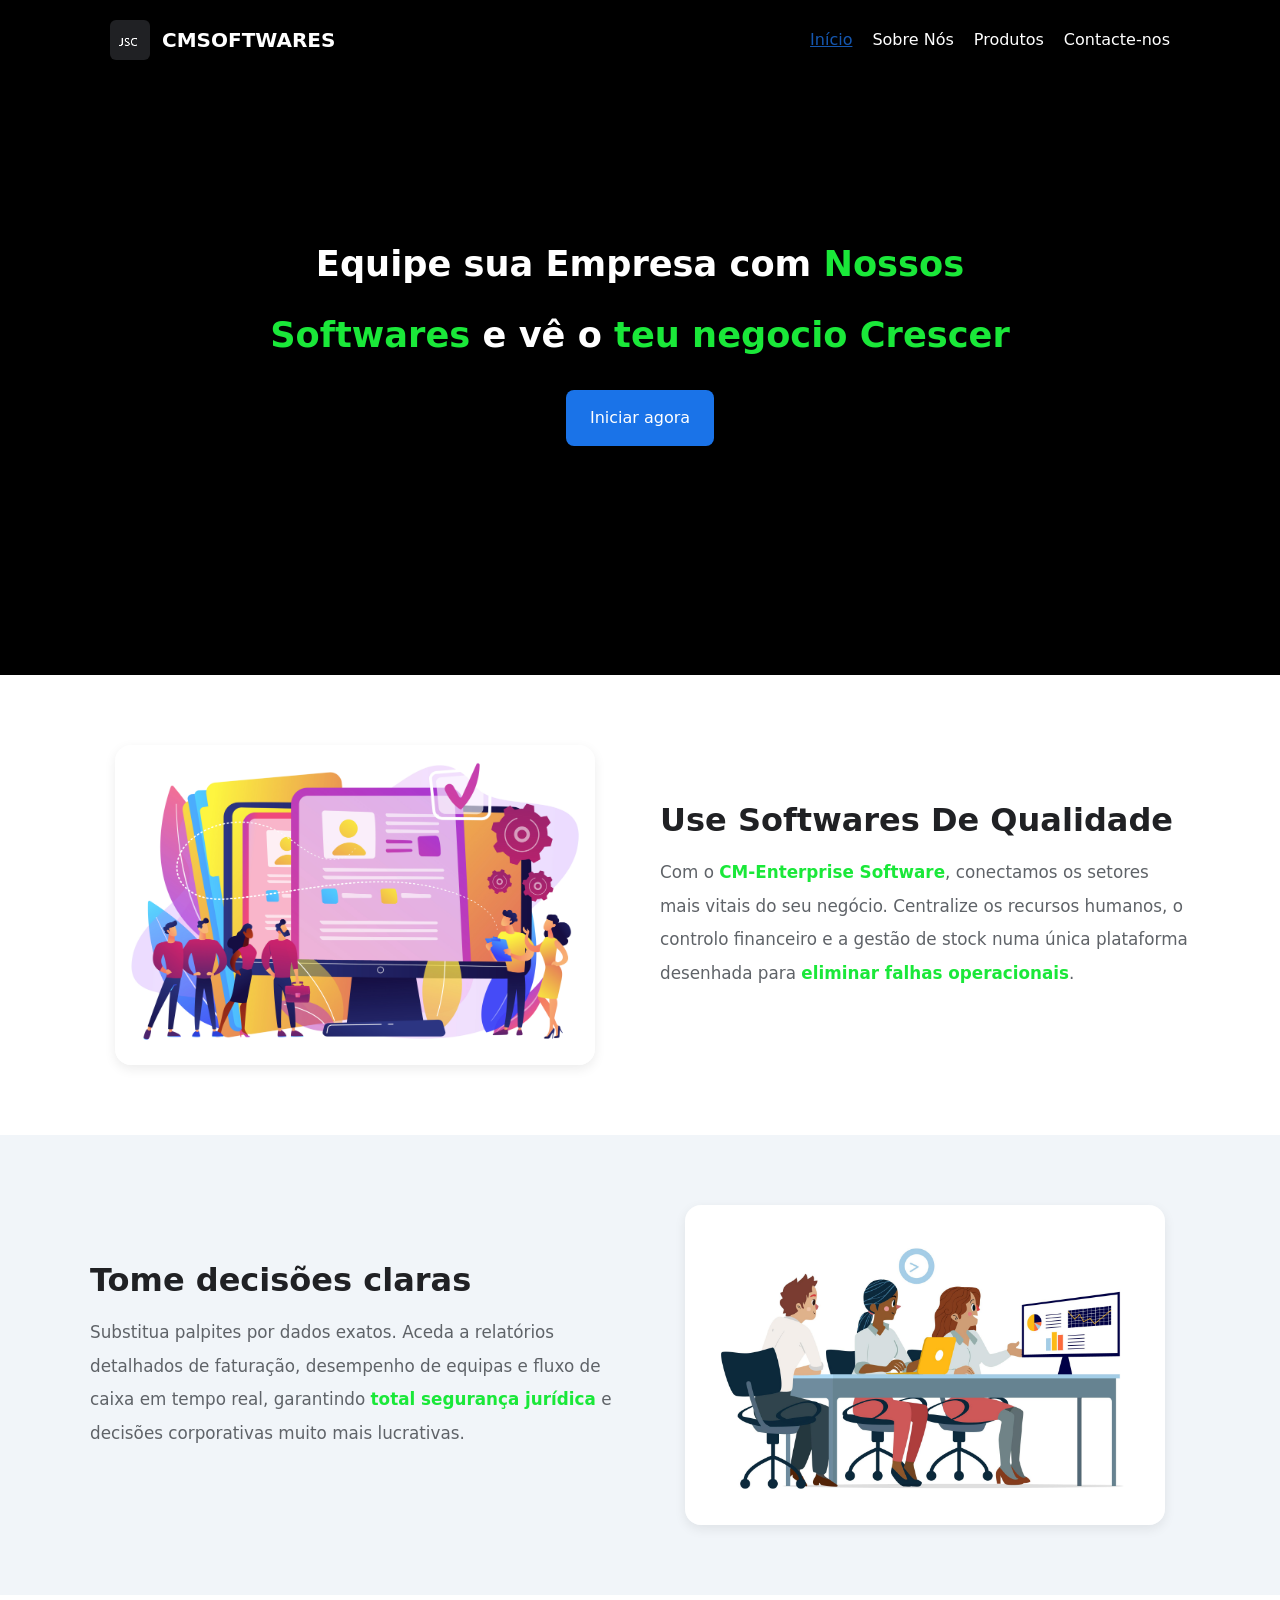
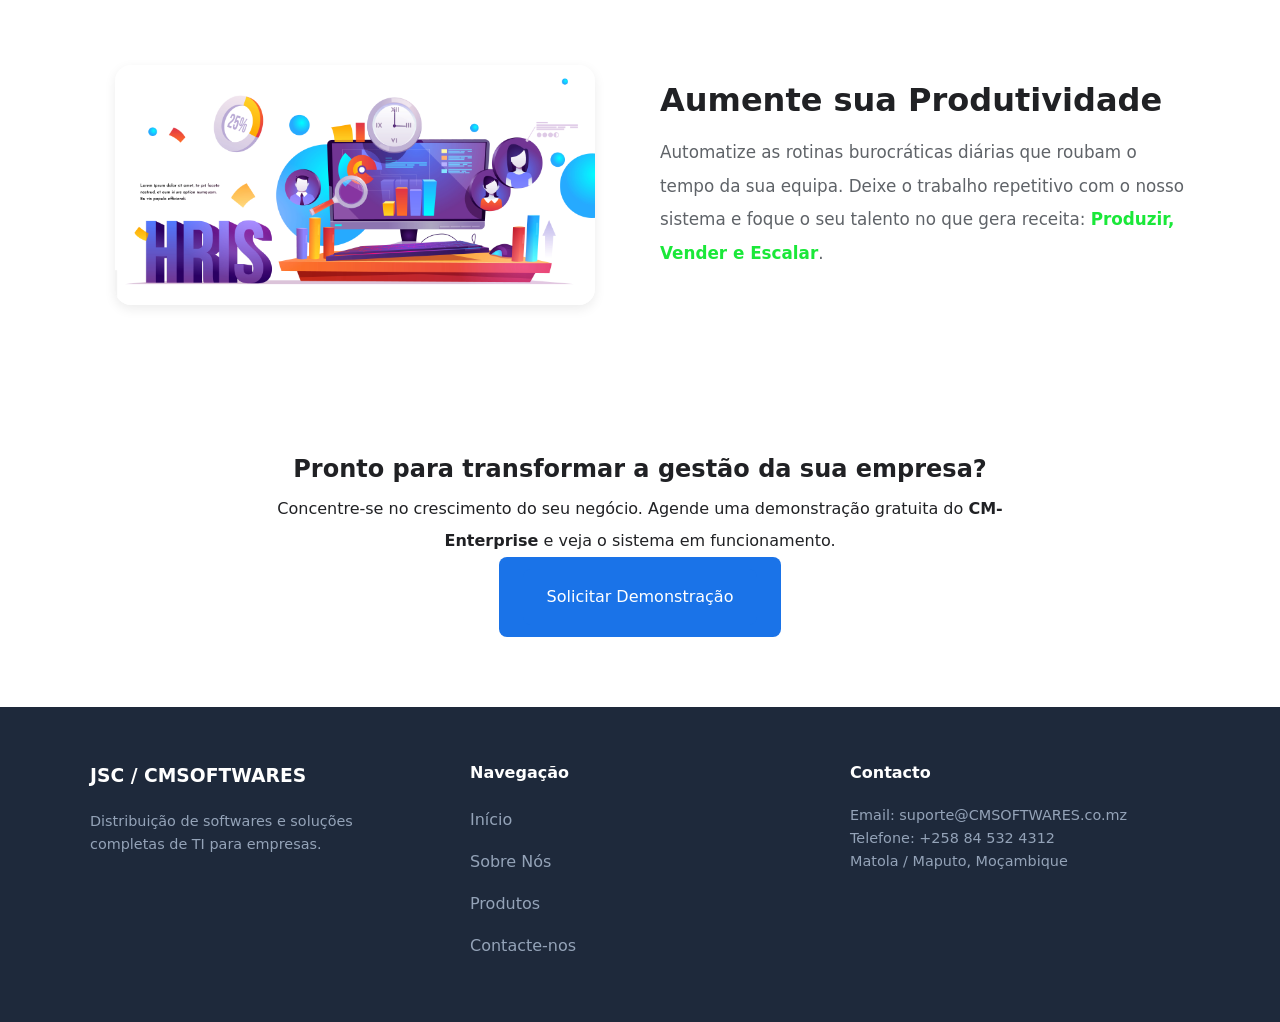
<file: index.html>
<!DOCTYPE html>
<html lang="pt">
<head>
    <meta charset="UTF-8">
    <meta name="viewport" content="width=device-width, initial-scale=1.0">
    <title>CMSOFTWARES - Softwares de Gestão </title>
    <link rel="stylesheet" href="estilos/estilos.css">
</head>
<body>
    <header class="conteudo-principal">
        <video id="imagem_fundo" autoplay muted loop playsinline aria-hidden="true">
            <source src="media/video/6999824_Motion_Graphics_Animation_1280x720.mp4" type="video/mp4">
        </video>
        <div class="hero-overlay"></div>

        <div class="navegacao navegacao-index">
            <a href="index.html" class="marca-area">
                <img src="media/imagens/logo.png" alt="Logótipo CMSOFTWARES">
                <span class="nome-marca" style="color: #ffffff;">CMSOFTWARES</span>
            </a>
            <nav class="nav-links" aria-label="Navegação Principal">
                <a href="index.html" class="active">Início</a>
                <a href="sobre_nos.html">Sobre Nós</a>
                <a href="servicos.html">Produtos</a>
                <a href="contacto.html">Contacte-nos</a>
            </nav>
        </div>

        <div class="boas-vindas">
            <h1> Equipe sua Empresa com <b class="destaque-textual">Nossos Softwares</b> e vê o 
                  <b class="destaque-textual"> teu negocio Crescer</b></h1>
            <a href="servicos.html" class="btn-primario">Iniciar agora</a>
        </div>
    </header>

    <main>
        <section class="seccao-bloco">
            <div class="container-flex reverso">
                <div class="texto-conteudo">
                    <h2>Use Softwares De Qualidade</h2>
                    <p>Com o <b class="destaque-textual">CM-Enterprise Software</b>, conectamos os setores mais vitais do seu negócio. Centralize os recursos humanos, o controlo financeiro e a gestão de stock numa única plataforma desenhada para <b class="destaque-textual">eliminar falhas operacionais</b>.</p>
                </div>
                <div class="imagem-conteudo">
                    <img src="media/imagens/software.jpg" alt="Interface do software de gestão STAFF ERP" class="imagem-arredondada">
                </div>
            </div>
        </section>

        <section class="seccao-bloco seccao-alternativa">
            <div class="container-flex">
                <div class="texto-conteudo">
                    <h2>Tome decisões claras</h2>
                    <p>Substitua palpites por dados exatos. Aceda a relatórios detalhados de faturação, desempenho de equipas e fluxo de caixa em tempo real, garantindo <b class="destaque-textual">total segurança jurídica</b> e decisões corporativas muito mais lucrativas.</p>
                </div>
                <div class="imagem-conteudo">
                    <img src="media/imagens/decisoes claras.jpg" alt="Painel de controlo e relatórios de gestão" class="imagem-arredondada">
                </div>
            </div>
        </section>

    
        <section class="seccao-bloco">
            <div class="container-flex reverso">
                <div class="texto-conteudo">
                    <h2>Aumente sua Produtividade</h2>
                    <p>Automatize as rotinas burocráticas diárias que roubam o tempo da sua equipa. Deixe o trabalho repetitivo com o nosso sistema e foque o seu talento no que gera receita: <b class="destaque-textual">Produzir, Vender e Escalar</b>.</p>
                    
                </div>
                <div class="imagem-conteudo">
                    <img src="media/imagens/Sistema RH & FC.jpg" alt="Fluxo de trabalho automatizado CMSOFTWARES" class="imagem-arredondada">
                </div>
            </div>
        </section>

        <section class="seccao-bloco seccao-cta-final">
    <div class="container-centralizado">
        <h2>Pronto para transformar a gestão da sua empresa?</h2>
        <p>Concentre-se no crescimento do seu negócio. Agende uma demonstração gratuita do <b>CM-Enterprise</b> e veja o sistema em funcionamento.</p>
        <div class="btn-primario">
            <a href="contacto.html" class="btn-primario">Solicitar Demonstração</a>
        </div>
    </div>
</section>
    </main>

    <footer class="rodape-omni">
        <div class="rodape-container">
            <div class="rodape-coluna">
                <h3>JSC / CMSOFTWARES</h3>
                <p>Distribuição de softwares e soluções completas de TI para empresas.</p>
            </div>
            <div class="rodape-coluna">
                <h4>Navegação</h4>
                <ul>
                    <li><a href="index.html">Início</a></li>
                    <li><a href="sobre_nos.html">Sobre Nós</a></li>
                    <li><a href="servicos.html">Produtos</a></li>
                    <li><a href="contacto.html">Contacte-nos</a></li>
                </ul>
            </div>
            <div class="rodape-coluna">
                <h4>Contacto</h4>
                <p>Email: suporte@CMSOFTWARES.co.mz</p> 
                <p>Telefone: +258 84 532 4312</p>
                <p>Matola / Maputo, Moçambique</p>
            </div>
        </div>
    </footer>

</body>
</html>
</file>
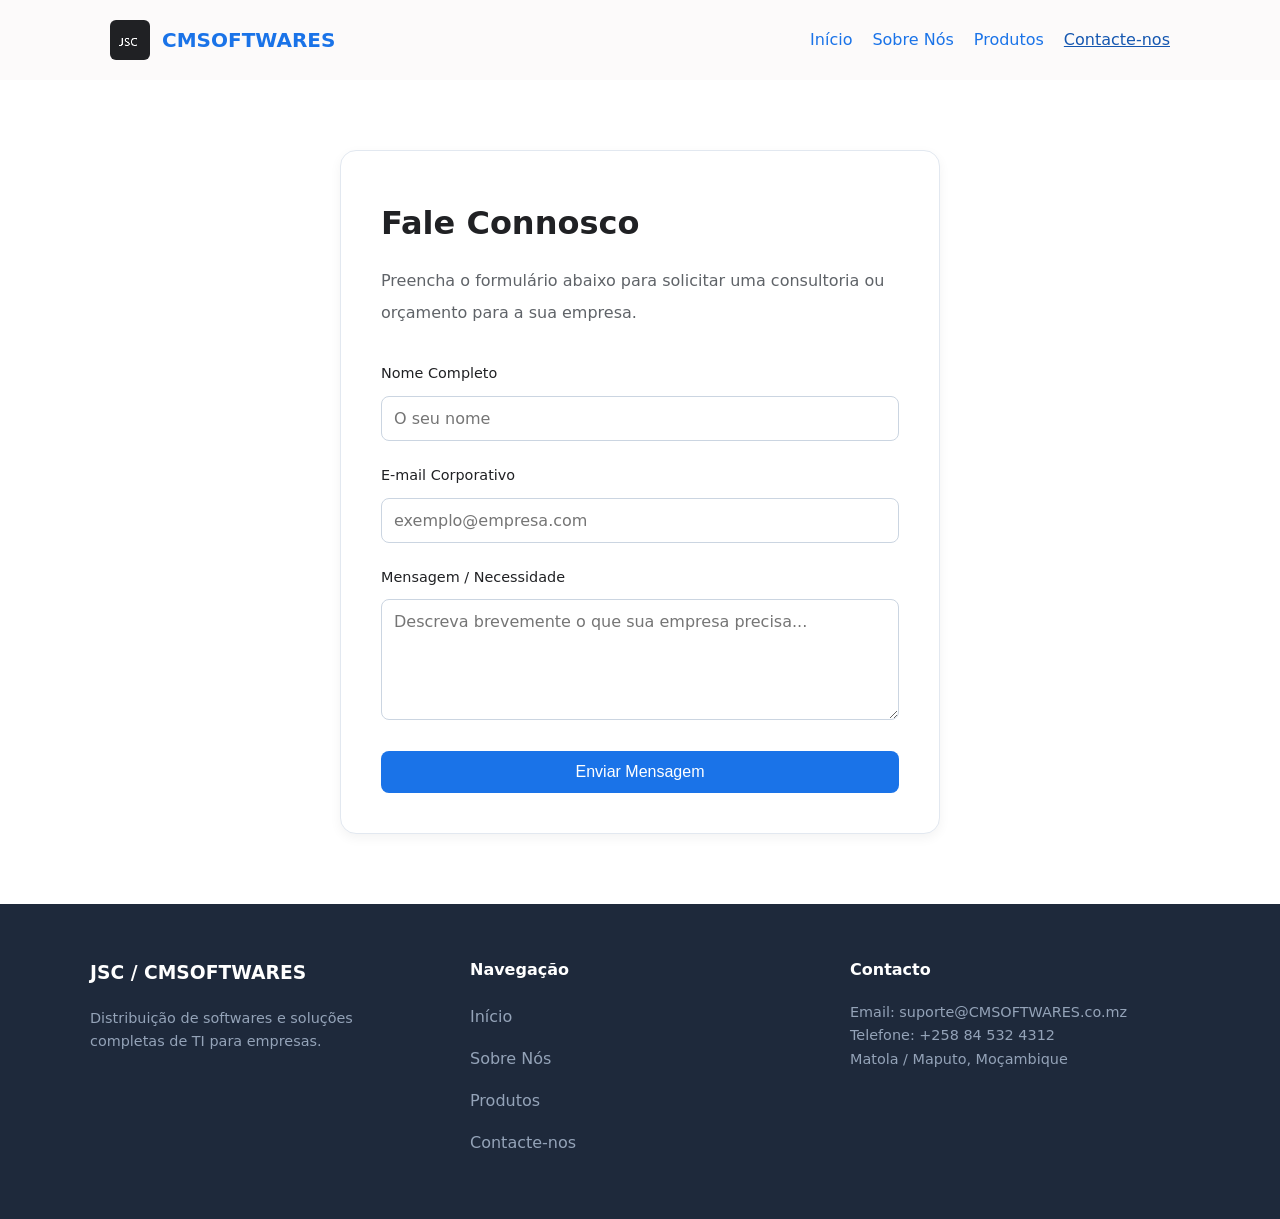
<file: contacto.html>
<!DOCTYPE html>
<html lang="pt">
<head>
    <meta charset="UTF-8">
    <meta name="viewport" content="width=device-width, initial-scale=1.0">
    <title>Contacte-nos - CMSOFTWARES</title>
    <link rel="stylesheet" href="estilos/estilos.css">
</head>
<body>

    <header class="navegacao">
        <a href="index.html" class="marca-area">
            <img src="media/imagens/logo.png" alt="Logótipo CMSOFTWARES">
            <span class="nome-marca">CMSOFTWARES</span>
        </a>
        <nav class="nav-links" aria-label="Navegação Principal">
            <a href="index.html">Início</a>
            <a href="sobre_nos.html">Sobre Nós</a>
            <a href="servicos.html">Produtos</a>
            <a href="contacto.html" class="active">Contacte-nos</a>
        </nav>
    </header>

    <main class="seccao-bloco">
        <div class="container-contacto">
            <h1 style="margin-bottom: 10px;">Fale Connosco</h1>
            <p style="color: var(--cor-texto-secundario); margin-bottom: 30px;">Preencha o formulário abaixo para solicitar uma consultoria ou orçamento para a sua empresa.</p>
            
            <form action="#" method="POST">
                <div class="campo-grupo">
                    <label for="nome">Nome Completo</label>
                    <input type="text" id="nome" name="nome" placeholder="O seu nome" required>
                </div>

                <div class="campo-grupo">
                    <label for="email">E-mail Corporativo</label>
                    <input type="email" id="email" name="email" placeholder="exemplo@empresa.com" required>
                </div>

                <div class="campo-grupo">
                    <label for="mensagem">Mensagem / Necessidade</label>
                    <textarea id="mensagem" name="mensagem" rows="5" placeholder="Descreva brevemente o que sua empresa precisa..." required></textarea>
                </div>

                <button type="submit" class="btn-primario" style="width: 100%;">Enviar Mensagem</button>
            </form>
        </div>
    </main>

    <footer class="rodape-omni">
        <div class="rodape-container">
            <div class="rodape-coluna">
                <h3>JSC / CMSOFTWARES</h3>
                <p>Distribuição de softwares e soluções completas de TI para empresas.</p>
            </div>
            <div class="rodape-coluna">
                <h4>Navegação</h4>
                <ul>
                    <li><a href="index.html">Início</a></li>
                    <li><a href="sobre_nos.html">Sobre Nós</a></li>
                    <li><a href="servicos.html">Produtos</a></li>
                    <li><a href="contacto.html">Contacte-nos</a></li>
                </ul>
            </div>
            <div class="rodape-coluna">
                <h4>Contacto</h4>
                <p>Email: suporte@CMSOFTWARES.co.mz</p>
                <p>Telefone: +258 84 532 4312</p>
                <p>Matola / Maputo, Moçambique</p>
            </div>
        </div>
    </footer>

</body>
</html>
</file>
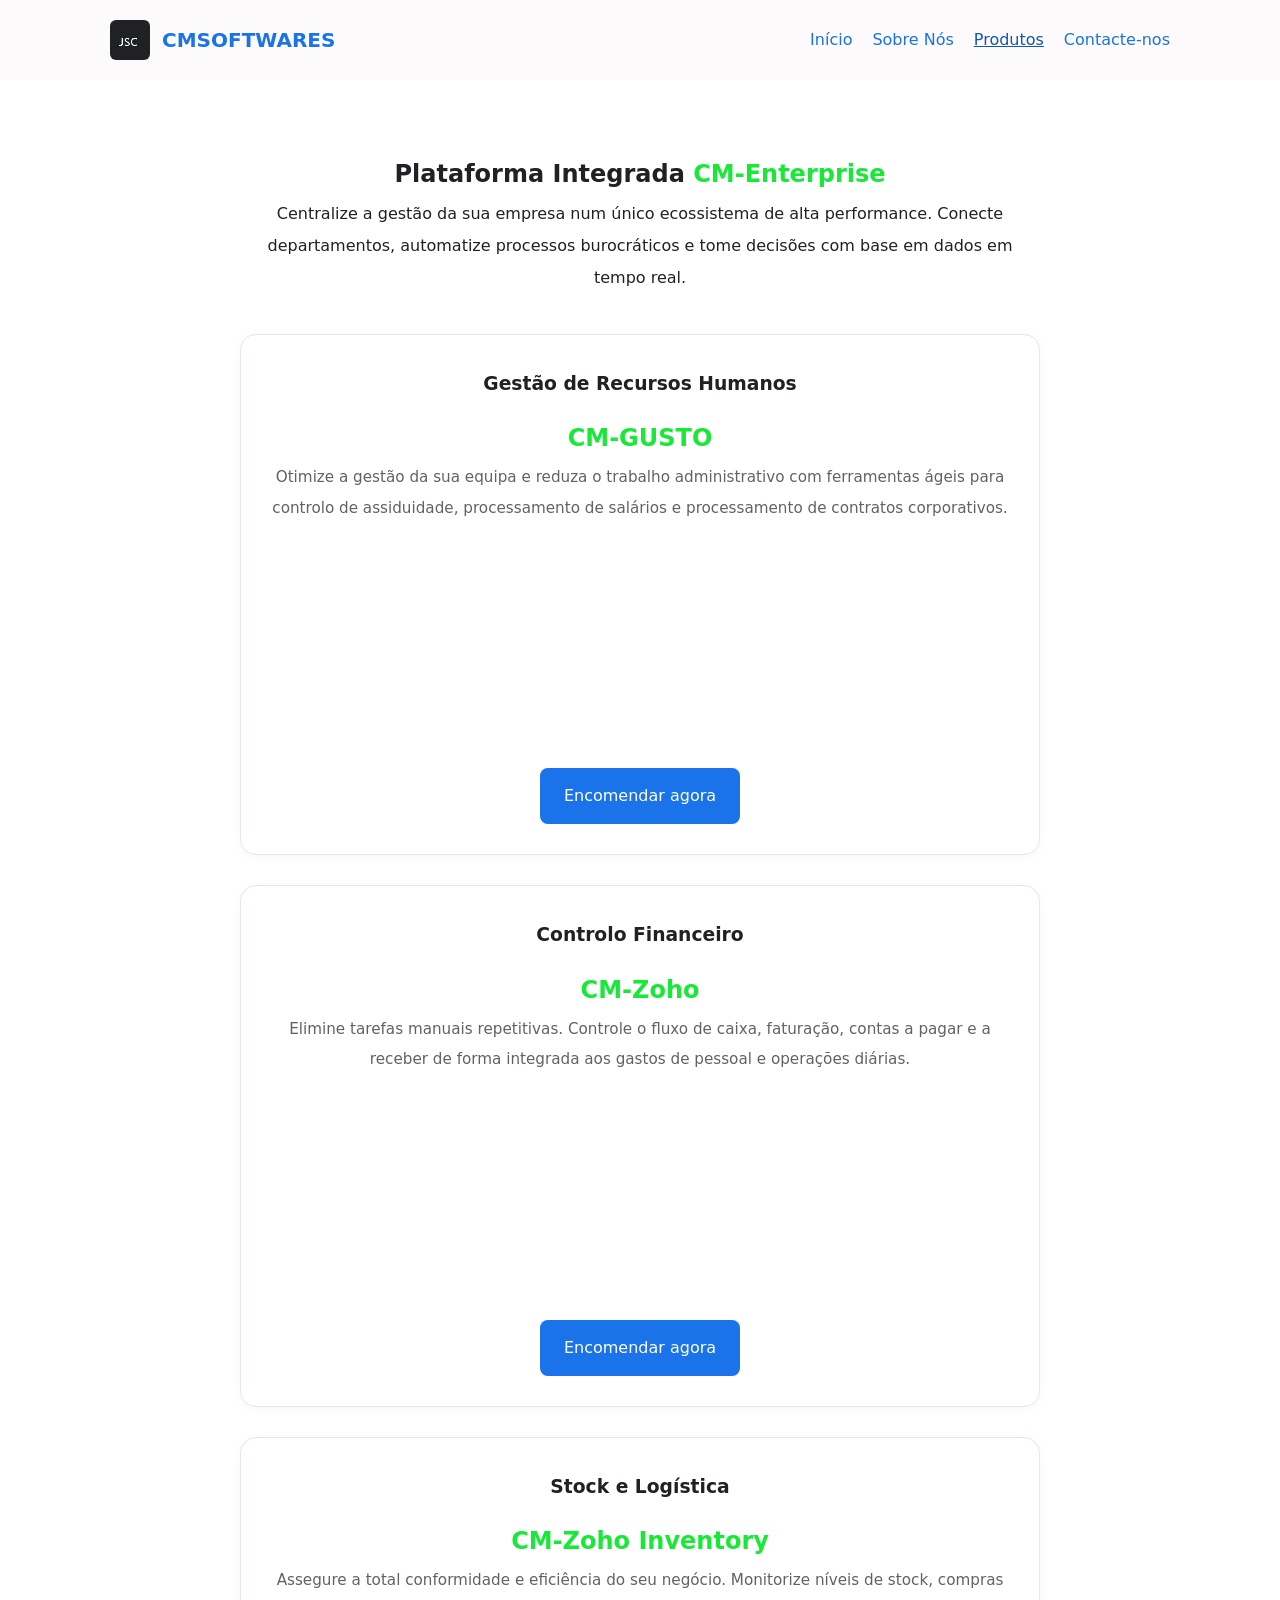
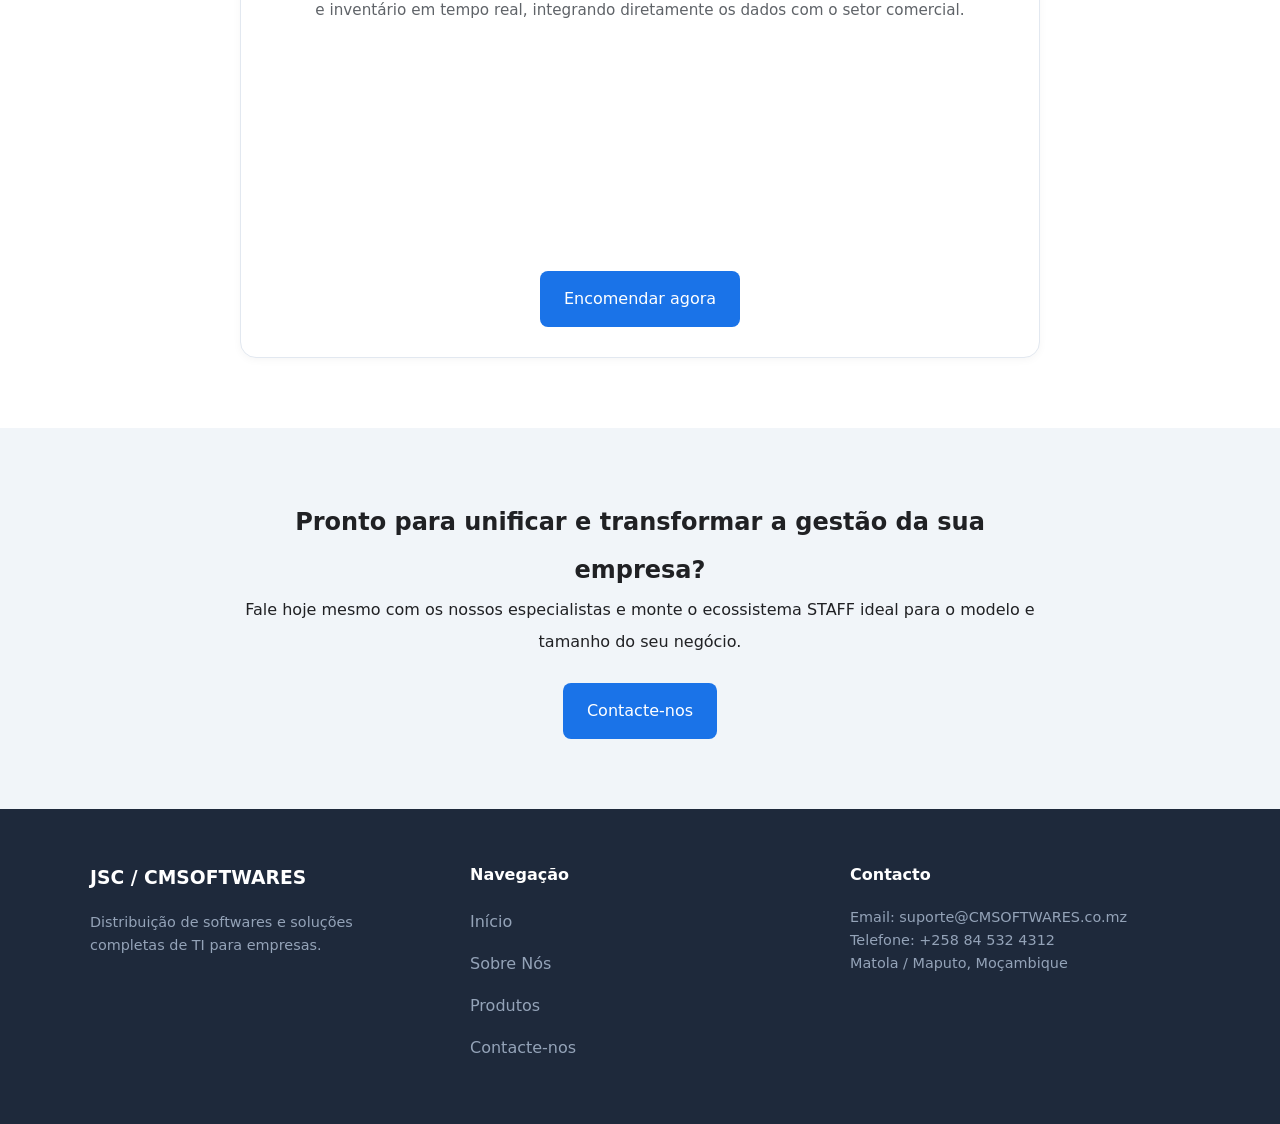
<file: servicos.html>
<!DOCTYPE html>
<html lang="pt">
<head>
    <meta charset="UTF-8">
    <meta name="viewport" content="width=device-width, initial-scale=1.0">
    <title>Nossos Softwares - CMSOFTWARES</title>
    <link rel="stylesheet" href="estilos/estilos.css">
</head>
<body>

    <header class="navegacao">
        <a href="index.html" class="marca-area">
            <img src="media/imagens/logo.png" alt="Logótipo CMSOFTWARES">
            <span class="nome-marca">CMSOFTWARES</span>
        </a>
        <nav class="nav-links" aria-label="Navegação Principal">
            <a href="index.html">Início</a>
            <a href="sobre_nos.html">Sobre Nós</a>
            <a href="servicos.html" class="active">Produtos</a>
            <a href="contacto.html">Contacte-nos</a>
        </nav>
    </header>

    <main>
        <section class="seccao-bloco">
            <div class="container-centralizado">
                <h1>Plataforma Integrada <b class="destaque-textual">CM-Enterprise</b></h1>
                <p>Centralize a gestão da sua empresa num único ecossistema de alta performance. Conecte departamentos, automatize processos burocráticos e tome decisões com base em dados em tempo real.</p>
                
                <div class="grid-cards">
                    <div class="card">
                        <h3>Gestão de Recursos Humanos</h3>
                        <h2 class="destaque-textual">CM-GUSTO</h2>
                        <p>Otimize a gestão da sua equipa e reduza o trabalho administrativo com ferramentas ágeis para controlo de assiduidade, processamento de salários e processamento de contratos corporativos.</p>
                        
                        <div style="margin: 15px 0;">
                            <iframe class="video" width="100%" height="215" src="https://www.youtube.com/embed/4s0qVjJi23w" title="Inicie com Gusto Software" frameborder="0" allow="accelerometer; autoplay; clipboard-write; encrypted-media; gyroscope; picture-in-picture" allowfullscreen></iframe>
                        </div>
                        <a href="contacto.html" class="btn-primario">Encomendar agora</a>
                    </div>

                    <div class="card">
                        <h3>Controlo Financeiro</h3>
                        <h2 class="destaque-textual">CM-Zoho</h2>
                        <p>Elimine tarefas manuais repetitivas. Controle o fluxo de caixa, faturação, contas a pagar e a receber de forma integrada aos gastos de pessoal e operações diárias.</p>
                        <div style="margin: 15px 0;">
                            <iframe class="video" width="100%" height="215" src="https://www.youtube.com/embed/0yVgZWgR2dQ" title="Introdução ao Zoho CRM" frameborder="0" allow="accelerometer; autoplay; clipboard-write; encrypted-media; gyroscope; picture-in-picture" allowfullscreen></iframe>
                        </div>
                         <a href="contacto.html" class="btn-primario">Encomendar agora</a>

                    </div>

                    <div class="card">
                        <h3>Stock e Logística</h3>
                        <h2 class="destaque-textual">CM-Zoho Inventory</h2>
                        <p>Assegure a total conformidade e eficiência do seu negócio. Monitorize níveis de stock, compras e inventário em tempo real, integrando diretamente os dados com o setor comercial.</p>
                        <div style="margin: 15px 0;">
                            <iframe class="video" width="100%" height="215" src="https://www.youtube.com/embed/yepWzFP_2D8" title="Introdução ao Zoho Inventory" frameborder="0" allow="accelerometer; autoplay; clipboard-write; encrypted-media; gyroscope; picture-in-picture" allowfullscreen></iframe>
                        </div>
                         <a href="contacto.html" class="btn-primario">Encomendar agora</a>

                    </div>
                </div>
            </div>
        </section>

        <section class="seccao-bloco seccao-alternativa">
            <div class="container-centralizado">
                <h2>Pronto para unificar e transformar a gestão da sua empresa?</h2>
                <p style="margin-bottom: 25px;">Fale hoje mesmo com os nossos especialistas e monte o ecossistema STAFF ideal para o modelo e tamanho do seu negócio.</p>
                <a href="contacto.html" class="btn-primario">Contacte-nos</a>
            </div>
        </section>
    </main>

    <footer class="rodape-omni">
        <div class="rodape-container">
            <div class="rodape-coluna">
                <h3>JSC / CMSOFTWARES</h3>
                <p>Distribuição de softwares e soluções completas de TI para empresas.</p>
            </div>
            <div class="rodape-coluna">
                <h4>Navegação</h4>
                <ul>
                    <li><a href="index.html">Início</a></li>
                    <li><a href="sobre_nos.html">Sobre Nós</a></li>
                    <li><a href="servicos.html">Produtos</a></li>
                    <li><a href="contacto.html">Contacte-nos</a></li>
                </ul>
            </div>
            <div class="rodape-coluna">
                <h4>Contacto</h4>
                <p>Email: suporte@CMSOFTWARES.co.mz</p>
                <p>Telefone: +258 84 532 4312</p>
                <p>Matola / Maputo, Moçambique</p>
            </div>
        </div>
    </footer>

</body>
</html>
</file>
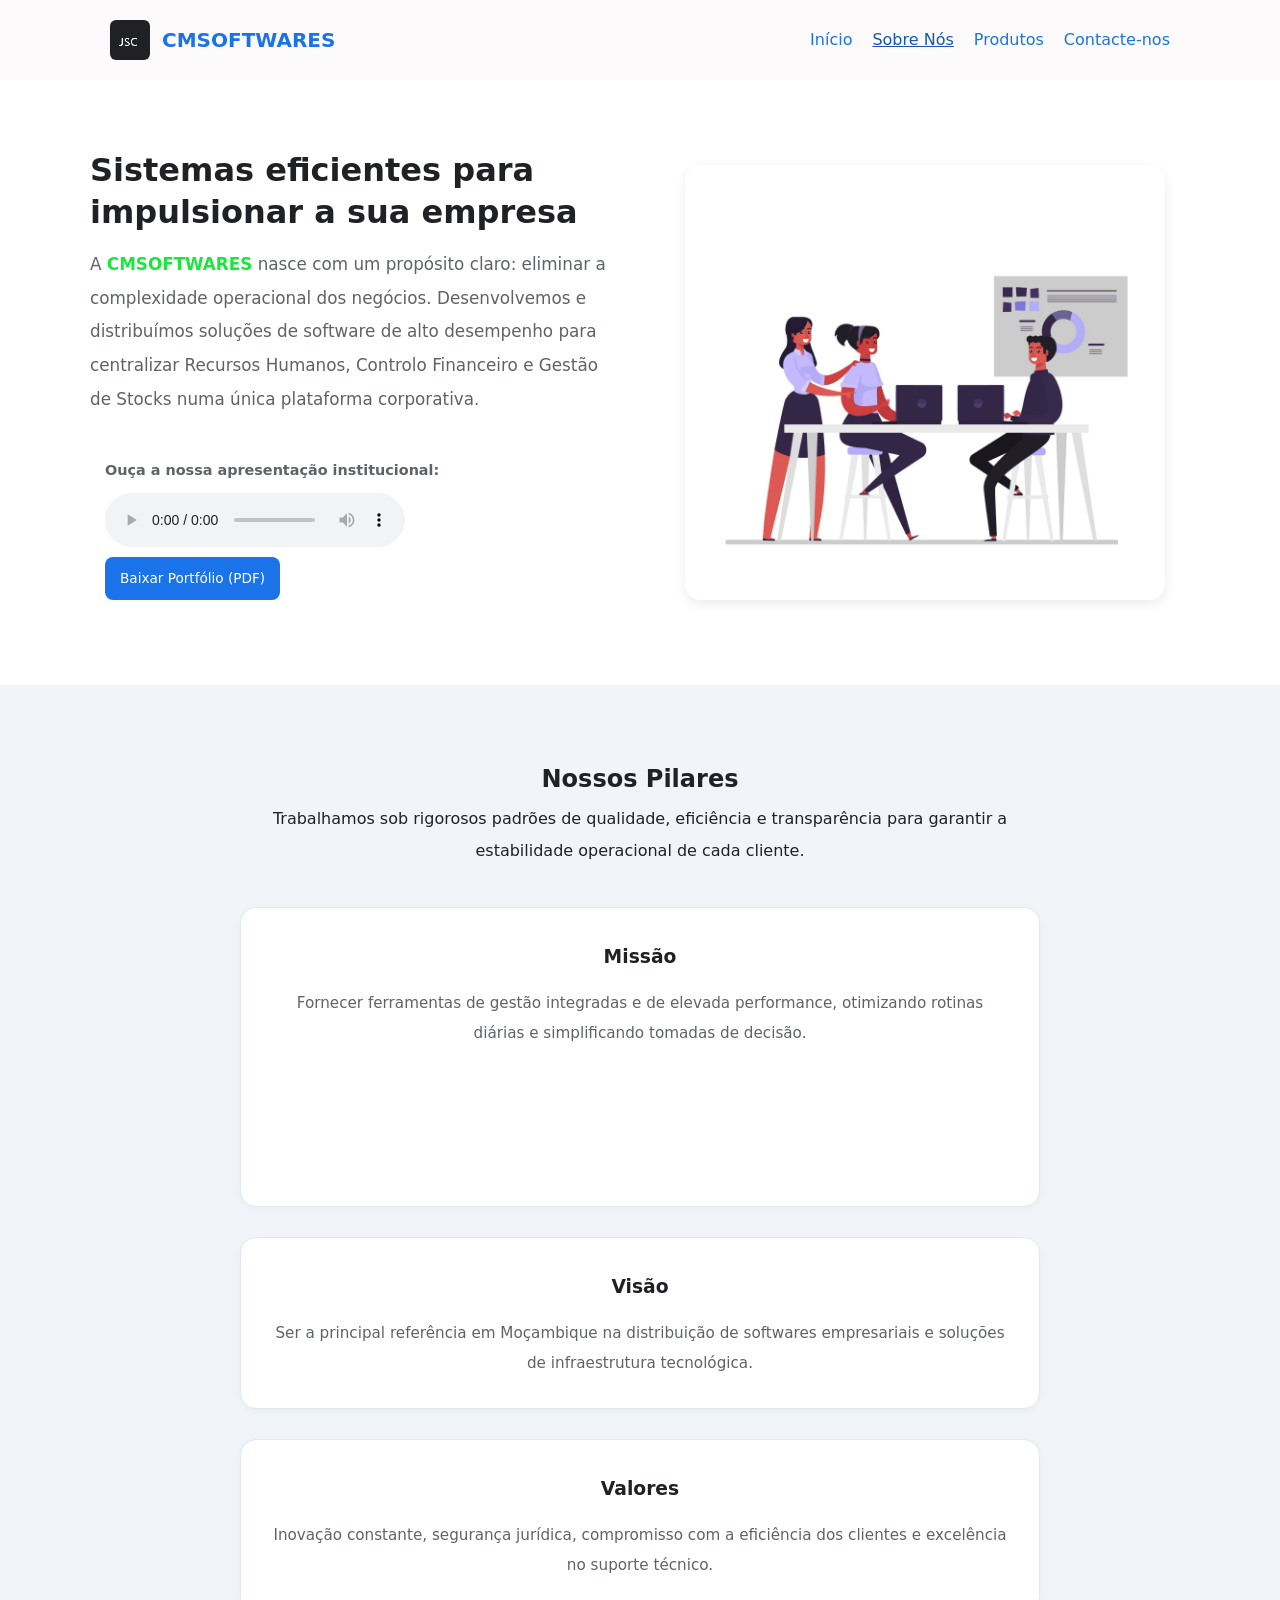
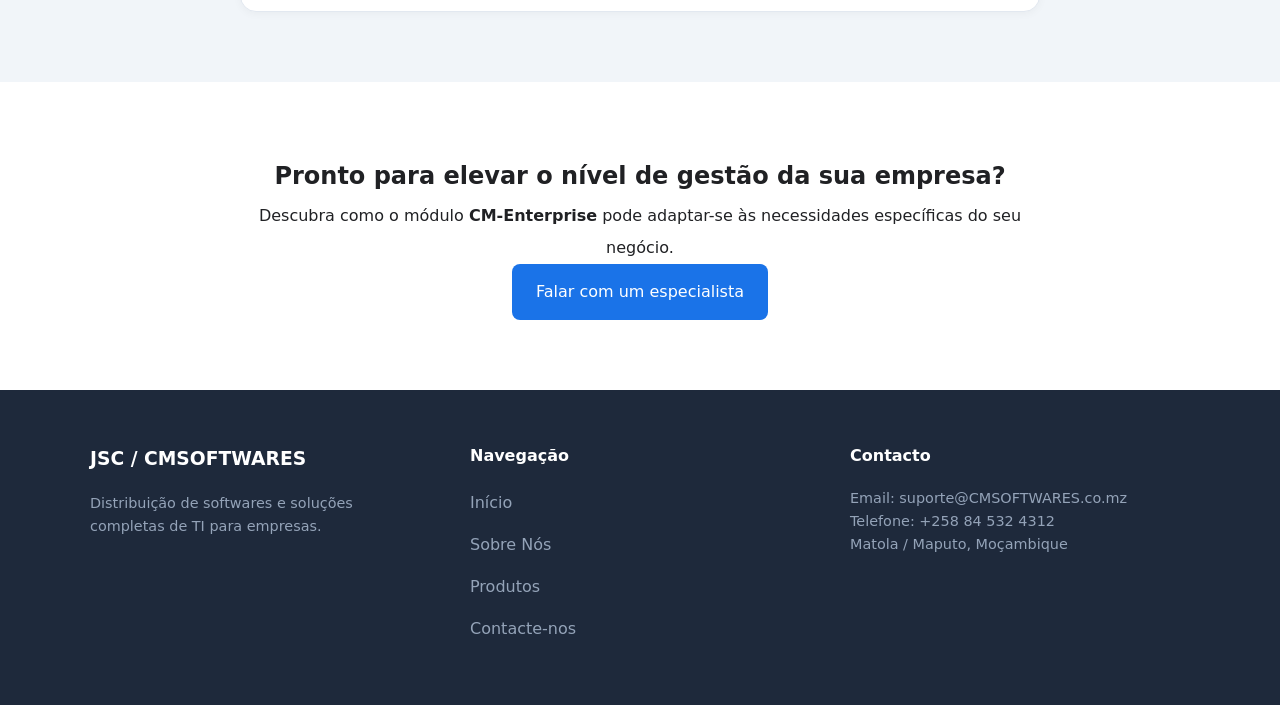
<file: sobre_nos.html>
<!DOCTYPE html>
<html lang="pt">
<head>
    <meta charset="UTF-8">
    <meta name="viewport" content="width=device-width, initial-scale=1.0">
    <title>Sobre Nós - CMSOFTWARES</title>
    <link rel="stylesheet" href="estilos/estilos.css">
</head>
<body>

    <header class="navegacao">
        <a href="index.html" class="marca-area">
            <img src="media/imagens/logo.png" alt="Logótipo CMSOFTWARES">
            <span class="nome-marca">CMSOFTWARES</span>
        </a>
        <nav class="nav-links" aria-label="Navegação Principal">
            <a href="index.html">Início</a>
            <a href="sobre_nos.html" class="active">Sobre Nós</a>
            <a href="servicos.html">Produtos</a>
            <a href="contacto.html">Contacte-nos</a>
        </nav>
    </header>

    <main>

        <section class="seccao-bloco">
            <div class="container-flex">
                <div class="texto-conteudo">
                    <h1>Sistemas eficientes para impulsionar a sua empresa</h1>
                    <p>A <b class="destaque-textual">CMSOFTWARES</b> nasce com um propósito claro: eliminar a complexidade operacional dos negócios. Desenvolvemos e distribuímos soluções de software de alto desempenho para centralizar Recursos Humanos, Controlo Financeiro e Gestão de Stocks numa única plataforma corporativa.</p>
                    
                    <div style="margin-top: 25px; padding: 15px; background-color: rgba(255,255,255,0.05); border-radius: 8px;">
                        <p style="font-size: 0.9em; margin-bottom: 8px;"><b>Ouça a nossa apresentação institucional:</b></p>
                        <audio controls style="width: 100%; max-width: 300px; vertical-align: middle;">
                            <source src="media/audio/sobrenos.aac" type="audio/aac">
                            O seu navegador não suporta reprodução de áudio.
                        </audio>
                        <div style="margin-top: 10px;">
                            <a href="media/downloads/Perfil_Corporativo_CMSOFTWARES.pdf" download class="btn-primario" style="font-size: 0.85em; padding: 8px 15px;">Baixar Portfólio (PDF)</a>
                        </div>
                    </div>
                </div>
                <div class="imagem-conteudo">
                    <img src="media/imagens/sobre_nos.jpg" alt="Equipa CMSOFTWARES em ambiente tecnológico" class="imagem-arredondada">
                </div>
            </div>
        </section>

      
        <section class="seccao-bloco seccao-alternativa">
            <div class="container-centralizado">
                <h2>Nossos Pilares</h2>
                <p>Trabalhamos sob rigorosos padrões de qualidade, eficiência e transparência para garantir a estabilidade operacional de cada cliente.</p>
                
                <div class="grid-cards">
                    <div class="card">
                        <h3>Missão</h3>
                        <p>Fornecer ferramentas de gestão integradas e de elevada performance, otimizando rotinas diárias e simplificando tomadas de decisão.</p>
                    </div>
                    <div class="card">
                        <h3>Visão</h3>
                        <p>Ser a principal referência em Moçambique na distribuição de softwares empresariais e soluções de infraestrutura tecnológica.</p>
                    </div>
                    <div class="card">
                        <h3>Valores</h3>
                        <p>Inovação constante, segurança jurídica, compromisso com a eficiência dos clientes e excelência no suporte técnico.</p>
                    </div>
                </div>
            </div>
        </section>

        <section class="seccao-bloco seccao-cta-final">
            <div class="container-centralizado">
                <h2>Pronto para elevar o nível de gestão da sua empresa?</h2>
                <p>Descubra como o módulo <b>CM-Enterprise</b> pode adaptar-se às necessidades específicas do seu negócio.</p>
                <a href="contacto.html" class="btn-primario">Falar com um especialista</a>
            </div>
        </section>
    </main>

    <footer class="rodape-omni">
        <div class="rodape-container">
            <div class="rodape-coluna">
                <h3>JSC / CMSOFTWARES</h3>
                <p>Distribuição de softwares e soluções completas de TI para empresas.</p>
            </div>
            <div class="rodape-coluna">
                <h4>Navegação</h4>
                <ul>
                    <li><a href="index.html">Início</a></li>
                    <li><a href="sobre_nos.html">Sobre Nós</a></li>
                    <li><a href="servicos.html">Produtos</a></li>
                    <li><a href="contacto.html">Contacte-nos</a></li>
                </ul>
            </div>
            <div class="rodape-coluna">
                <h4>Contacto</h4>
                <p>Email: suporte@CMSOFTWARES.co.mz</p>
                <p>Telefone: +258 84 532 4312</p>
                <p>Matola / Maputo, Moçambique</p>
            </div>
        </div>
    </footer>

</body>
</html>
</file>
<file: estilos/estilos.css>
:root{

    --cor-secundaria: #1ae839;
    --cor-primaria: #1a73e8;
    --cor-primaria-hover: #1557b0;
    --cor-link-hover: #8ab4f8;
    --cor-texto-principal: #202124;
    --cor-texto-secundario: #5f6368;
    --cor-fundo-pagina: #fcfafa;
    --cor-fundo-seccao: #ffffff;
    --cor-rodape: #1e293b;
    --largura-maxima: 1100px;
    --fonte-principal: 'Roboto', system-ui, -apple-system, sans-serif;


}


* {
    box-sizing: border-box;
    margin: 0;
    padding: 0;
}

body {
    width: 100%;
    font-family: var(--fonte-principal);
    background-color: var(--cor-fundo-pagina);
    color: var(--cor-texto-principal);
    line-height: 2.0;
}


.navegacao {
    width: 100%;
    max-width: var(--largura-maxima);
    margin: 0 auto;
    padding: 20px;
    display: flex;
    align-items: center;
    justify-content: space-between;
    background-color: transparent;
    z-index: 10;
}


.navegacao-index {
    position: absolute;
    top: 0;
    left: 50%;
    transform: translateX(-50%);
}

.marca-area {
    display: flex;
    align-items: center;
    gap: 12px;
    text-decoration: none;
}

.marca-area img {
    width: 40px;
    height: 40px;
    border-radius: 6px;
    object-fit: cover;
}

.marca-area .nome-marca {
    font-size: 1.25rem;
    font-weight: 700;
    color: var(--cor-primaria);
}

.nav-links {
    display: flex;
    align-items: center;
    gap: 20px;
}

.nav-links a {
    color: var(--cor-primaria);
    text-decoration: none;
    font-weight: 500;
    font-size: 1rem;
    transition: color 0.2s ease;
}

.navegacao-index .nav-links a {
    color: #ffffff;
}

.nav-links a:hover,
.nav-links a.active {
    color: var(--cor-primaria-hover);
    text-decoration: underline;
}

.navegacao-index .nav-links a:hover {
    color: var(--cor-link-hover);
}

.conteudo-principal {
    width: 100%;
    height: 75vh;
    min-height: 450px;
    position: relative;
    display: flex;
    flex-direction: column;
    justify-content: center;
    align-items: center;
}

#imagem_fundo {
    background-color: #000;
    position: absolute;
    top: 0;
    left: 0;
    width: 100%;
    height: 100%;
    object-fit: cover;
    z-index: 1;
}
.hero-overlay {
    position: absolute;
    top: 0;
    left: 0;
    width: 100%;
    height: 100%;
    background: rgba(0, 0, 0, 0.45);
    z-index: 2;
}

.boas-vindas {
    position: relative;
    z-index: 3;
    display: flex;
    flex-direction: column;
    align-items: center;
    justify-content: center;
    text-align: center;
    padding: 0 20px;
    max-width: 800px;
}
.destaque-textual{
   color:var(--cor-secundaria);
}
.boas-vindas h1 {
    font-size: 2.2rem;
    color: #ffffff;
    margin-bottom: 20px;
    font-weight: 700;
}

.btn-primario {
    display: inline-block;
    background-color: var(--cor-primaria);
    color: #ffffff !important;
    border: none;
    padding: 12px 24px;
    font-size: 1rem;
    border-radius: 8px;
    cursor: pointer;
    font-weight: 500;
    text-decoration: none;
    transition: background-color 0.2s ease;
}

.btn-primario:hover {
    background-color: var(--cor-secundaria);
}


.seccao-bloco {
    width: 100%;
    padding: 70px 20px;
    background-color: var(--cor-fundo-seccao);
}

.seccao-alternativa {
    background-color: #f1f5f9;
}

.container-flex {
    max-width: var(--largura-maxima);
    margin: 0 auto;
    display: flex;
    align-items: center;
    justify-content: space-between;
    gap: 40px;
}

.container-flex.reverso {
    flex-direction: row-reverse;
}

.texto-conteudo {
    flex: 1;
}

.texto-conteudo h1, .texto-conteudo h2 {
    font-size: 2rem;
    color: var(--cor-texto-principal);
    margin-bottom: 15px;
    line-height: 1.3;
}

.texto-conteudo p {
    font-size: 1.05rem;
    color: var(--cor-texto-secundario);
    margin-bottom: 20px;
}

.imagem-conteudo {
    flex: 1;
    display: flex;
    justify-content: center;
}

.imagem-arredondada {
    width: 100%;
    max-width: 480px;
    height: auto;
    border-radius: 16px;
    object-fit: cover;
    box-shadow: 0 4px 12px rgba(0,0,0,0.08);
}

.container-centralizado {
    max-width: 800px;
    margin: 0 auto;
    text-align: center;
}


.grid-cards {
    display: grid;
    grid-template-rows: repeat(auto-fit, minmax(300px, 1fr)); 
    gap: 30px;
    margin-top: 40px;
}

.video {
    width: 100%;
    aspect-ratio: 16 / 9; 
    border-radius: 4px;
    border: none;
    display: block;
}

.card {
    background: #ffffff;
    padding: 30px;
    border-radius: 16px;
    border: 1px solid #e2e8f0;
    box-shadow: 0 2px 8px rgba(0,0,0,0.04);
}

.card h3 {
    color: var(--cor-texto-principal);
    margin-bottom: 12px;
}

.card p {
    color: var(--cor-texto-secundario);
    font-size: 0.95rem;
}


.container-contacto {
    max-width: 600px;
    margin: 0 auto;
    background: #ffffff;
    padding: 40px;
    border-radius: 16px;
    border: 1px solid #e2e8f0;
    box-shadow: 0 4px 12px rgba(0,0,0,0.05);
}

.campo-grupo {
    margin-bottom: 20px;
    text-align: left;
}

.campo-grupo label {
    display: block;
    font-size: 0.9rem;
    color: var(--cor-texto-principal);
    margin-bottom: 8px;
    font-weight: 500;
}

.campo-grupo input, 
.campo-grupo textarea {
    width: 100%;
    padding: 12px;
    border: 1px solid #cbd5e1;
    border-radius: 8px;
    font-size: 1rem;
    font-family: inherit;
}

.campo-grupo input:focus, 
.campo-grupo textarea:focus {
    outline: none;
    border-color: var(--cor-primaria);
    box-shadow: 0 0 0 3px rgba(26, 115, 232, 0.2);
}

.rodape-omni {
    background-color: var(--cor-rodape);
    color: #94a3b8;
    padding: 50px 20px;
}

.rodape-container {
    max-width: var(--largura-maxima);
    margin: 0 auto;
    display: flex;
    justify-content: space-between;
    flex-wrap: wrap;
    gap: 40px;
}

.rodape-coluna {
    flex: 1;
    min-width: 220px;
}

.rodape-coluna h3, .rodape-coluna h4 {
    color: #ffffff;
    margin-bottom: 15px;
    font-weight: 600;
}

.rodape-coluna p {
    font-size: 0.9rem;
    line-height: 1.6;
}

.rodape-coluna ul {
    list-style: none;
}

.rodape-coluna ul li {
    margin-bottom: 10px;
}

.rodape-coluna ul li a {
    color: #94a3b8;
    text-decoration: none;
    transition: color 0.2s ease;
}

.rodape-coluna ul li a:hover {
    color: var(--cor-link-hover);
}


@media (max-width: 768px) {
    .navegacao {
        flex-direction: column;
        gap: 15px;
    }

    .container-flex, 
    .container-flex.reverso {
        flex-direction: column;
        text-align: center;
    }

    .boas-vindas h1 {
        font-size: 1.6rem;
    }

    .texto-conteudo h1, .texto-conteudo h2 {
        font-size: 1.5rem;
    }

    .imagem-arredondada {
        max-width: 100%;
    }

    .container-contacto {
        padding: 25px;
    }
}
</file>
